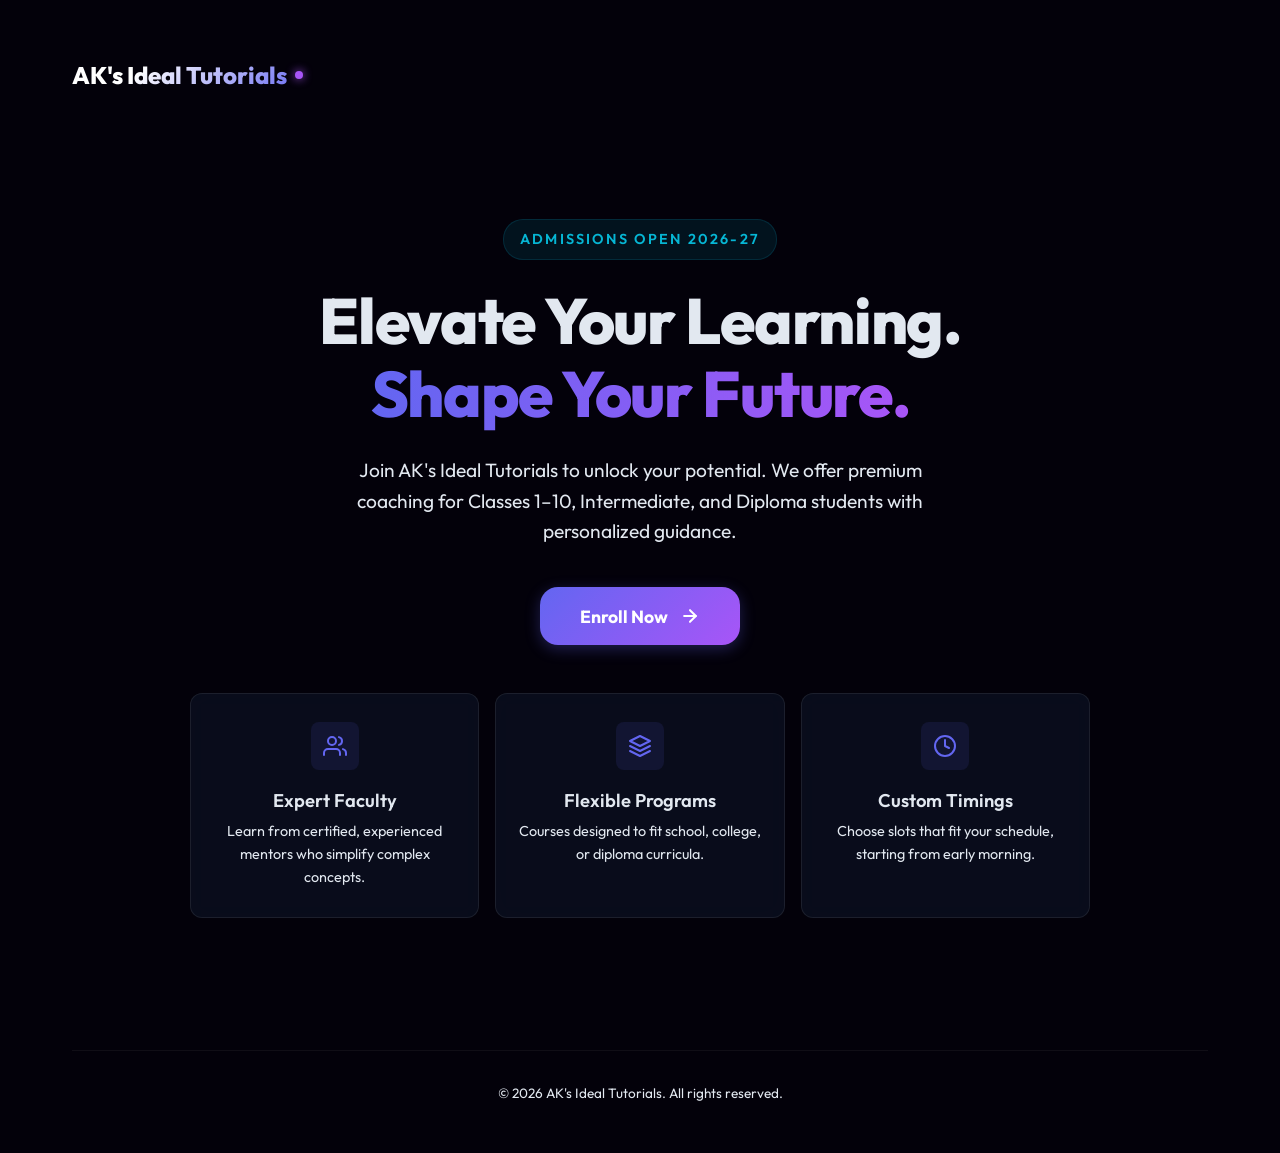
<file: enroll.html>
<!DOCTYPE html>
<html lang="en">
<head>
  <meta charset="UTF-8">
  <meta name="viewport" content="width=device-width, initial-scale=1.0">
  <meta name="description" content="Enroll now in AK's Ideal Tutorials. A modern, mobile-first admission system for Class 1 to 10, Intermediate, and Diploma courses. Get admission now!">
  <meta name="theme-color" content="#090d16">
  <title>Enroll Now - AK's Ideal Tutorials</title>
  
  <!-- CSS Stylesheet -->
  <link rel="stylesheet" href="style.css">
   <link rel="stylesheet" href="enroll.css">
  
  <!-- SEO & Favicon placeholder -->
  <link rel="icon" type="image/svg+xml" href="data:image/svg+xml,<svg xmlns=%22http://www.w3.org/2000/svg%22 viewBox=%220 0 100 100%22><text y=%22.9em%22 font-size=%2290%22>🎓</text></svg>">
</head>
<body>

  <!-- Background Glowing Orbs for Aesthetics -->
 
  <div class="container">
    <!-- Header -->
    <header>
  <a href="#" class="logo">
    AK's Ideal Tutorials<span class="logo-dot"></span>
  </a>
</header>

    <!-- Main Hero Content -->
    <main class="hero">
      <div class="hero-tagline">Admissions Open 2026-27</div>
      <h1 class="hero-title">Elevate Your Learning.<br><span>Shape Your Future.</span></h1>
      <p class="hero-subtitle">
        Join AK's Ideal Tutorials to unlock your potential. We offer premium coaching for Classes 1–10, Intermediate, and Diploma students with personalized guidance.
      </p>
      
      <!-- Primary Trigger Button -->
      <button type="button" class="btn-enroll" id="btnEnrollTrigger" aria-haspopup="dialog" aria-controls="enrollModal" aria-expanded="false">
        <span>Enroll Now</span>
        <svg width="20" height="20" viewBox="0 0 24 24" fill="none" stroke="currentColor" stroke-width="2.5" stroke-linecap="round" stroke-linejoin="round" aria-hidden="true">
          <line x1="5" y1="12" x2="19" y2="12"></line>
          <polyline points="12 5 19 12 12 19"></polyline>
        </svg>
      </button>

      <!-- Key Features Display -->
      <section class="features" aria-label="Why Choose Us">
        <div class="feature-card">
          <div class="feature-icon-wrapper">
            <svg width="24" height="24" viewBox="0 0 24 24" fill="none" stroke="currentColor" stroke-width="2" stroke-linecap="round" stroke-linejoin="round">
              <path d="M17 21v-2a4 4 0 0 0-4-4H5a4 4 0 0 0-4 4v2"></path>
              <circle cx="9" cy="7" r="4"></circle>
              <path d="M23 21v-2a4 4 0 0 0-3-3.87"></path>
              <path d="M16 3.13a4 4 0 0 1 0 7.75"></path>
            </svg>
          </div>
          <div class="feature-details">
            <h3>Expert Faculty</h3>
            <p>Learn from certified, experienced mentors who simplify complex concepts.</p>
          </div>
        </div>

        <div class="feature-card">
          <div class="feature-icon-wrapper">
            <svg width="24" height="24" viewBox="0 0 24 24" fill="none" stroke="currentColor" stroke-width="2" stroke-linecap="round" stroke-linejoin="round">
              <path d="M12 2L2 7l10 5 10-5-10-5z"></path>
              <path d="M2 17l10 5 10-5"></path>
              <path d="M2 12l10 5 10-5"></path>
            </svg>
          </div>
          <div class="feature-details">
            <h3>Flexible Programs</h3>
            <p>Courses designed to fit school, college, or diploma curricula.</p>
          </div>
        </div>

        <div class="feature-card">
          <div class="feature-icon-wrapper">
            <svg width="24" height="24" viewBox="0 0 24 24" fill="none" stroke="currentColor" stroke-width="2" stroke-linecap="round" stroke-linejoin="round">
              <circle cx="12" cy="12" r="10"></circle>
              <polyline points="12 6 12 12 16 14"></polyline>
            </svg>
          </div>
          <div class="feature-details">
            <h3>Custom Timings</h3>
            <p>Choose slots that fit your schedule, starting from early morning.</p>
          </div>
        </div>
      </section>
    </main>

    <!-- Footer -->
    <footer>
      <p>&copy; 2026 AK's Ideal Tutorials. All rights reserved.</p>
    </footer>
  </div>

  <!-- =========================================
       MODAL GLASSMORPHISM POPUP DIALOG
       ========================================= -->
  <div class="modal-overlay" id="modalOverlay" role="presentation">
    <div class="modal-container" id="enrollModal" role="dialog" aria-modal="true" aria-labelledby="modalHeading" aria-describedby="modalDesc" tabindex="-1">
      
      <!-- Modal Header -->
      <div class="modal-header">
        <div class="modal-title">
          <h2 id="modalHeading">Admission Enquiry</h2>
          <p id="modalDesc">Fill out this quick form to start your learning journey.</p>
        </div>
        <button type="button" class="btn-close" id="btnCloseModal" aria-label="Close modal">
          <svg width="18" height="18" viewBox="0 0 24 24" fill="none" stroke="currentColor" stroke-width="2" stroke-linecap="round" stroke-linejoin="round" aria-hidden="true">
            <line x1="18" y1="6" x2="6" y2="18"></line>
            <line x1="6" y1="6" x2="18" y2="18"></line>
          </svg>
        </button>
      </div>

      <!-- Success & Loading Overlay Inside the Modal -->
      <div class="status-overlay" id="statusOverlay" aria-live="assertive">
        <div class="spinner-container">
          <div class="spinner" id="statusSpinner"></div>
          <div class="success-checkmark" id="statusCheckmark">
            <svg viewBox="0 0 52 52">
              <circle class="checkmark-circle" cx="26" cy="26" r="25" fill="none"/>
              <path class="checkmark-check" fill="none" d="M14.1 27.2l7.1 7.2 16.7-16.8"/>
            </svg>
          </div>
        </div>
        <div class="status-title" id="statusTitle">Validating Details...</div>
        <div class="status-subtitle" id="statusSubtitle">Please wait while we prepare your request.</div>
      </div>

      <!-- Modal Form -->
      <form class="modal-form" id="enrollmentForm" novalidate>
        
        <!-- Field 1: Student Name -->
        <div class="form-group" id="groupName">
          <label class="form-label" for="studentName">Student Name <span>*</span></label>
          <div class="input-wrapper">
            <div class="input-icon">
              <svg width="18" height="18" viewBox="0 0 24 24" fill="none" stroke="currentColor" stroke-width="2" stroke-linecap="round" stroke-linejoin="round" aria-hidden="true">
                <path d="M20 21v-2a4 4 0 0 0-4-4H8a4 4 0 0 0-4 4v2"></path>
                <circle cx="12" cy="7" r="4"></circle>
              </svg>
            </div>
            <input type="text" class="form-input" id="studentName" placeholder="Enter student's full name" required autocomplete="name">
          </div>
          <div class="error-message" id="errorName" role="alert">
            <svg width="12" height="12" viewBox="0 0 24 24" fill="none" stroke="currentColor" stroke-width="2" stroke-linecap="round" stroke-linejoin="round" aria-hidden="true">
              <circle cx="12" cy="12" r="10"></circle>
              <line x1="12" y1="8" x2="12" y2="12"></line>
              <line x1="12" y1="16" x2="12.01" y2="16"></line>
            </svg>
            <span>Please enter student name.</span>
          </div>
        </div>

        <!-- Field 2: Age -->
        <div class="form-group" id="groupAge">
          <label class="form-label" for="studentAge">Age <span>*</span></label>
          <div class="input-wrapper">
            <div class="input-icon">
              <svg width="18" height="18" viewBox="0 0 24 24" fill="none" stroke="currentColor" stroke-width="2" stroke-linecap="round" stroke-linejoin="round" aria-hidden="true">
                <rect x="3" y="4" width="18" height="18" rx="2" ry="2"></rect>
                <line x1="16" y1="2" x2="16" y2="6"></line>
                <line x1="8" y1="2" x2="8" y2="6"></line>
                <line x1="3" y1="10" x2="21" y2="10"></line>
              </svg>
            </div>
            <input type="number" class="form-input" id="studentAge" placeholder="Enter age (e.g. 15)" required min="4" max="100">
          </div>
          <div class="error-message" id="errorAge" role="alert">
            <svg width="12" height="12" viewBox="0 0 24 24" fill="none" stroke="currentColor" stroke-width="2" stroke-linecap="round" stroke-linejoin="round" aria-hidden="true">
              <circle cx="12" cy="12" r="10"></circle>
              <line x1="12" y1="8" x2="12" y2="12"></line>
              <line x1="12" y1="16" x2="12.01" y2="16"></line>
            </svg>
            <span>Please enter a valid age between 4 and 100.</span>
          </div>
        </div>

        <!-- Field 3: Class (Dropdown) -->
        <div class="form-group" id="groupClass">
          <label class="form-label" for="studentClass">Class <span>*</span></label>
          <div class="input-wrapper">
            <div class="input-icon">
              <svg width="18" height="18" viewBox="0 0 24 24" fill="none" stroke="currentColor" stroke-width="2" stroke-linecap="round" stroke-linejoin="round" aria-hidden="true">
                <path d="M4 19.5A2.5 2.5 0 0 1 6.5 17H20"></path>
                <path d="M6.5 2H20v20H6.5A2.5 2.5 0 0 1 4 19.5v-15A2.5 2.5 0 0 1 6.5 2z"></path>
              </svg>
            </div>
            <select class="form-input" id="studentClass" required>
              <option value="" disabled selected hidden>Select Class / Course</option>
              <option value="Class 1">Class 1</option>
              <option value="Class 2">Class 2</option>
              <option value="Class 3">Class 3</option>
              <option value="Class 4">Class 4</option>
              <option value="Class 5">Class 5</option>
              <option value="Class 6">Class 6</option>
              <option value="Class 7">Class 7</option>
              <option value="Class 8">Class 8</option>
              <option value="Class 9">Class 9</option>
              <option value="Class 10">Class 10</option>
              <option value="Inter 1st Year">Inter 1st Year</option>
              <option value="Inter 2nd Year">Inter 2nd Year</option>
              <option value="Diploma">Diploma</option>
            </select>
            <div class="select-arrow">
              <svg width="16" height="16" viewBox="0 0 24 24" fill="none" stroke="currentColor" stroke-width="2" stroke-linecap="round" stroke-linejoin="round" aria-hidden="true">
                <polyline points="6 9 12 15 18 9"></polyline>
              </svg>
            </div>
          </div>
          <div class="error-message" id="errorClass" role="alert">
            <svg width="12" height="12" viewBox="0 0 24 24" fill="none" stroke="currentColor" stroke-width="2" stroke-linecap="round" stroke-linejoin="round" aria-hidden="true">
              <circle cx="12" cy="12" r="10"></circle>
              <line x1="12" y1="8" x2="12" y2="12"></line>
              <line x1="12" y1="16" x2="12.01" y2="16"></line>
            </svg>
            <span>Please select a class.</span>
          </div>
        </div>

        <!-- Field 4: Mobile Number -->
        <div class="form-group" id="groupMobile">
          <label class="form-label" for="studentMobile">Mobile Number <span>*</span></label>
          <div class="input-wrapper">
            <div class="input-icon">
              <svg width="18" height="18" viewBox="0 0 24 24" fill="none" stroke="currentColor" stroke-width="2" stroke-linecap="round" stroke-linejoin="round" aria-hidden="true">
                <path d="M22 16.92v3a2 2 0 0 1-2.18 2 19.79 19.79 0 0 1-8.63-3.07 19.5 19.5 0 0 1-6-6 19.79 19.79 0 0 1-3.07-8.67A2 2 0 0 1 4.11 2h3a2 2 0 0 1 2 1.72 12.84 12.84 0 0 0 .7 2.81 2 2 0 0 1-.45 2.11L8.09 9.91a16 16 0 0 0 6 6l1.27-1.27a2 2 0 0 1 2.11-.45 12.84 12.84 0 0 0 2.81.7A2 2 0 0 1 22 16.92z"></path>
              </svg>
            </div>
            <input type="tel" class="form-input" id="studentMobile" placeholder="10-digit mobile number" required pattern="[0-9]{10}">
          </div>
          <div class="error-message" id="errorMobile" role="alert">
            <svg width="12" height="12" viewBox="0 0 24 24" fill="none" stroke="currentColor" stroke-width="2" stroke-linecap="round" stroke-linejoin="round" aria-hidden="true">
              <circle cx="12" cy="12" r="10"></circle>
              <line x1="12" y1="8" x2="12" y2="12"></line>
              <line x1="12" y1="16" x2="12.01" y2="16"></line>
            </svg>
            <span>Please enter a valid 10-digit mobile number.</span>
          </div>
        </div>

        <!-- Field 5: Preferred Timing (Dropdown) -->
        <div class="form-group" id="groupTiming">
          <label class="form-label" for="preferredTiming">Preferred Timing <span>*</span></label>
          <div class="input-wrapper">
            <div class="input-icon">
              <svg width="18" height="18" viewBox="0 0 24 24" fill="none" stroke="currentColor" stroke-width="2" stroke-linecap="round" stroke-linejoin="round" aria-hidden="true">
                <circle cx="12" cy="12" r="10"></circle>
                <polyline points="12 6 12 12 16 14"></polyline>
              </svg>
            </div>
            <select class="form-input" id="preferredTiming" required>
              <option value="" disabled selected hidden>Select timing slot</option>
              <option value="6:00 AM">6:00 AM</option>
              <option value="7:00 AM">7:00 AM</option>
              <option value="8:00 AM">8:00 AM</option>
              <option value="9:00 AM">9:00 AM</option>
            </select>
            <div class="select-arrow">
              <svg width="16" height="16" viewBox="0 0 24 24" fill="none" stroke="currentColor" stroke-width="2" stroke-linecap="round" stroke-linejoin="round" aria-hidden="true">
                <polyline points="6 9 12 15 18 9"></polyline>
              </svg>
            </div>
          </div>
          <div class="error-message" id="errorTiming" role="alert">
            <svg width="12" height="12" viewBox="0 0 24 24" fill="none" stroke="currentColor" stroke-width="2" stroke-linecap="round" stroke-linejoin="round" aria-hidden="true">
              <circle cx="12" cy="12" r="10"></circle>
              <line x1="12" y1="8" x2="12" y2="12"></line>
              <line x1="12" y1="16" x2="12.01" y2="16"></line>
            </svg>
            <span>Please select your preferred timing.</span>
          </div>
        </div>

        <!-- Field 6: Additional Comments (Textarea) -->
        <div class="form-group" id="groupComments">
          <label class="form-label" for="additionalComments">Additional Comments / Message</label>
          <div class="input-wrapper">
            <div class="input-icon" style="align-self: flex-start; margin-top: 0.9rem;">
              <svg width="18" height="18" viewBox="0 0 24 24" fill="none" stroke="currentColor" stroke-width="2" stroke-linecap="round" stroke-linejoin="round" aria-hidden="true">
                <path d="M21 15a2 2 0 0 1-2 2H7l-4 4V5a2 2 0 0 1 2-2h14a2 2 0 0 1 2 2z"></path>
              </svg>
            </div>
            <textarea class="form-input form-textarea" id="additionalComments" placeholder="Enter comments or custom query (optional)"></textarea>
          </div>
        </div>

        <!-- Submit Button -->
        <button type="submit" class="btn-submit" id="btnSubmitAdmission">
                    <span>Send Admission Request</span>
          <svg width="18" height="18" viewBox="0 0 24 24" fill="none" stroke="currentColor" stroke-width="2.5" stroke-linecap="round" stroke-linejoin="round" aria-hidden="true">
            <line x1="22" y1="2" x2="11" y2="13"></line>
            <polygon points="22 2 15 22 11 13 2 9 22 2"></polygon>
          </svg>
        </button>

      </form>
    </div>
  </div>

  <!-- JavaScript Logic -->
    <script src="script.js"></script>
    <script src="enroll.js"></script>
</body>
</html>
</file>
<file: style.css>
/* ═══════════════════════════════════════════════════
   AK's IDEAL TUTORIAL — PREMIUM CSS
   ═══════════════════════════════════════════════════ */

/* --- CSS Variables / Design Tokens --- */

html,
body {
    margin: 0;
    padding: 0;
    width: 100%;
    max-width: 100%;
    overflow-x: hidden !important;
}



:root {
  --clr-bg: #03010a;
  --clr-bg-2: #070414;
  --clr-surface: rgba(255,255,255,0.04);
  --clr-surface-2: rgba(255,255,255,0.07);
  --clr-border: rgba(255,255,255,0.08);
  --clr-border-glow: rgba(139,92,246,0.4);

  --clr-primary: #8b5cf6;
  --clr-primary-dark: #6d28d9;
  --clr-secondary: #06b6d4;
  --clr-accent: #f59e0b;
  --clr-gold: #fbbf24;
  --clr-neon: #a78bfa;

  --grad-primary: linear-gradient(135deg, #8b5cf6, #06b6d4);
  --grad-gold: linear-gradient(135deg, #fbbf24, #f97316);
  --grad-aurora: linear-gradient(135deg, #8b5cf6 0%, #06b6d4 40%, #10b981 70%, #a78bfa 100%);
  --grad-text: linear-gradient(90deg, #a78bfa, #38bdf8, #34d399);

  --font-main: 'Outfit', sans-serif;
  --font-secondary: 'Inter', sans-serif;
  --font-display: 'Playfair Display', serif;

  --radius-sm: 8px;
  --radius-md: 16px;
  --radius-lg: 24px;
  --radius-xl: 32px;

  --shadow-glow: 0 0 40px rgba(139,92,246,0.3);
  --shadow-glow-cyan: 0 0 40px rgba(6,182,212,0.3);
  --shadow-card: 0 8px 32px rgba(0,0,0,0.4);

  --transition: all 0.4s cubic-bezier(0.23, 1, 0.32, 1);
  --transition-fast: all 0.2s ease;
}

/* --- Reset & Base --- */
*, *::before, *::after { box-sizing: border-box; margin: 0; padding: 0; }

html {
  scroll-behavior: smooth;
  font-size: 16px;
}

body {
  background: var(--clr-bg);
  color: #e2e8f0;
  font-family: var(--font-main);
  overflow-x: hidden;
  cursor: none;
  -webkit-font-smoothing: antialiased;
  -moz-osx-font-smoothing: grayscale;
}

body.loading { overflow: hidden; }

::selection {
  background: rgba(139,92,246,0.4);
  color: #fff;
}

img { display: block; width: 100%; height: 100%; object-fit: cover; }
a { text-decoration: none; color: inherit; }
ul { list-style: none; }
button { cursor: pointer; border: none; background: none; font-family: inherit; }

/* --- Scrollbar --- */
::-webkit-scrollbar { width: 6px; }
::-webkit-scrollbar-track { background: var(--clr-bg); }
::-webkit-scrollbar-thumb { background: var(--clr-primary); border-radius: 3px; }

/* ═══════════════════════════════
   CUSTOM CURSOR
═══════════════════════════════ */
.cursor-dot {
  position: fixed;
  top: 0; left: 0;
  width: 8px; height: 8px;
  background: var(--clr-neon);
  border-radius: 50%;
  pointer-events: none;
  z-index: 99999;
  transform: translate(-50%, -50%);
  transition: transform 0.1s ease, background 0.3s;
  box-shadow: 0 0 12px var(--clr-neon), 0 0 24px rgba(167,139,250,0.5);
}

.cursor-ring {
  position: fixed;
  top: 0; left: 0;
  width: 40px; height: 40px;
  border: 2px solid rgba(167,139,250,0.5);
  border-radius: 50%;
  pointer-events: none;
  z-index: 99999;
  transform: translate(-50%, -50%);
  transition: transform 0.15s ease, width 0.3s, height 0.3s, border-color 0.3s;
}

.cursor-ring.hovering {
  width: 60px; height: 60px;
  border-color: var(--clr-neon);
  background: rgba(167,139,250,0.1);
}

/* ═══════════════════════════════
   LOADING SCREEN
═══════════════════════════════ */
.loader {
  position: fixed;
  inset: 0;
  z-index: 100000;
  display: flex;
  align-items: center;
  justify-content: center;
  background: #03010a;
  overflow: hidden;
  transition: opacity 0.8s ease, visibility 0.8s ease;
}

.loader.hidden {
  opacity: 0;
  visibility: hidden;
  pointer-events: none;
}

#loader-canvas {
  position: absolute;
  inset: 0;
  width: 100%; height: 100%;
}

.loader-content {
  position: relative;
  z-index: 1;
  display: flex;
  flex-direction: column;
  align-items: center;
  gap: 16px;
  text-align: center;
}

.loader-logo {
  font-size: clamp(2.5rem, 6vw, 4rem);
  font-weight: 900;
  line-height: 1;
  animation: loaderLogoReveal 1s cubic-bezier(0.23, 1, 0.32, 1) forwards;
  opacity: 0;
  transform: translateY(30px);
}

@keyframes loaderLogoReveal {
  to { opacity: 1; transform: translateY(0); }
}

.loader-ak {
  background: var(--grad-primary);
  -webkit-background-clip: text;
  -webkit-text-fill-color: transparent;
  background-clip: text;
  filter: drop-shadow(0 0 20px rgba(139,92,246,0.8));
}

.loader-rest { color: #e2e8f0; }

.loader-title {
  font-size: clamp(1rem, 2.5vw, 1.5rem);
  color: rgba(226,232,240,0.7);
  font-weight: 300;
  letter-spacing: 0.2em;
  text-transform: uppercase;
  animation: fadeInUp 1s 0.3s ease forwards;
  opacity: 0;
  transform: translateY(20px);
}

@keyframes fadeInUp {
  to { opacity: 1; transform: translateY(0); }
}

.loader-ring {
  position: relative;
  width: 120px; height: 120px;
  animation: fadeInUp 1s 0.5s ease forwards;
  opacity: 0;
  transform: translateY(20px);
}

.loader-ring svg {
  width: 100%; height: 100%;
  transform: rotate(-90deg);
}

.loader-track {
  fill: none;
  stroke: rgba(255,255,255,0.08);
  stroke-width: 4;
}

.loader-progress {
  fill: none;
  stroke: url(#loaderGrad);
  stroke-width: 4;
  stroke-linecap: round;
  stroke-dasharray: 339.292;
  stroke-dashoffset: 339.292;
  transition: stroke-dashoffset 0.1s linear;
  filter: drop-shadow(0 0 6px rgba(139,92,246,0.8));
}

.loader-percent {
  position: absolute;
  inset: 0;
  display: flex;
  align-items: center;
  justify-content: center;
  font-size: 1.2rem;
  font-weight: 700;
  color: var(--clr-neon);
}

.loader-tagline {
  font-size: 0.9rem;
  color: rgba(226,232,240,0.5);
  letter-spacing: 0.1em;
  animation: fadeInUp 1s 0.7s ease forwards;
  opacity: 0;
  transform: translateY(20px);
}

.loader-percent-wrapper{
    display:flex;
    justify-content:center;
    align-items:center;
}

#loader-percent{
    color:white;
    font-size:32px;
    font-weight:700;
}

.loader-bar-wrap{
    width:300px;
    height:8px;
    background:rgba(255,255,255,.1);
    border-radius:999px;
    overflow:hidden;
}

#loader-bar{
    width:0%;
    height:100%;
    background:linear-gradient(
        90deg,
        #8b5cf6,
        #06b6d4,
        #10b981
    );
}

/* ═══════════════════════════════
   NAVBAR
═══════════════════════════════ */
.navbar {
  position: fixed;
  top: 0; left: 0; right: 0;
  z-index: 1000;
  padding: 20px 0;
  transition: var(--transition);
}

.navbar.scrolled {
  padding: 12px 0;
  background: rgba(3,1,10,0.85);
  backdrop-filter: blur(20px);
  -webkit-backdrop-filter: blur(20px);
  border-bottom: 1px solid var(--clr-border);
  box-shadow: 0 4px 32px rgba(0,0,0,0.3);
}

.nav-container {
  max-width: 1280px;
  margin: 0 auto;
  padding: 0 24px;
  display: flex;
  align-items: center;
  justify-content: space-between;
}

.nav-logo {
  font-size: 1.4rem;
  font-weight: 800;
  display: flex;
  align-items: center;
  gap: 2px;
  transition: var(--transition);
}

.nav-logo:hover { filter: drop-shadow(0 0 12px rgba(139,92,246,0.8)); }

.logo-ak {
  background: var(--grad-primary);
  -webkit-background-clip: text;
  -webkit-text-fill-color: transparent;
  background-clip: text;
  font-size: 1.6rem;
}

.logo-rest { color: #e2e8f0; }

.nav-links {
  display: flex;
  align-items: center;
  gap: 8px;
}

.nav-link {
  padding: 8px 16px;
  border-radius: 8px;
  font-size: 0.9rem;
  font-weight: 500;
  color: rgba(226,232,240,0.7);
  position: relative;
  transition: var(--transition);
  letter-spacing: 0.02em;
}

.nav-link::after {
  content: '';
  position: absolute;
  bottom: 0; left: 50%; right: 50%;
  height: 2px;
  background: var(--grad-primary);
  border-radius: 1px;
  transition: var(--transition);
}

.nav-link:hover,
.nav-link.active {
  color: #fff;
  background: rgba(139,92,246,0.1);
}

.nav-link:hover::after,
.nav-link.active::after {
  left: 16%; right: 16%;
}

.hamburger {
  display: none;
  flex-direction: column;
  gap: 5px;
  padding: 8px;
}

.hamburger span {
  display: block;
  width: 24px;
  height: 2px;
  background: #e2e8f0;
  border-radius: 2px;
  transition: var(--transition);
}

.hamburger.active span:nth-child(1) { transform: rotate(45deg) translate(5px, 5px); }
.hamburger.active span:nth-child(2) { opacity: 0; transform: scaleX(0); }
.hamburger.active span:nth-child(3) { transform: rotate(-45deg) translate(5px, -5px); }

/* ═══════════════════════════════
   GLASSMORPHISM UTILITY
═══════════════════════════════ */
.glass-card {
  background: var(--clr-surface);
  border: 1px solid var(--clr-border);
  backdrop-filter: blur(16px);
  -webkit-backdrop-filter: blur(16px);
  border-radius: var(--radius-lg);
  position: relative;
  overflow: hidden;
}

/* ═══════════════════════════════
   HERO SECTION
═══════════════════════════════ */


/* HERO SECTION FIX */
.hero {
    position: relative;
    min-height: 100vh;
    width: 100%;
    max-width: 100vw;
    display: flex;
    align-items: center;
    justify-content: center;
    overflow: hidden;
}

#hero-canvas,

.aurora {
  position: absolute;
  inset: 0;
  z-index: 1;
  background: linear-gradient(
      135deg,
      #020617 0%,
      #0f172a 25%,
      #111827 50%,
      #1e1b4b 75%,
      #312e81 100%
  );
}

.mesh-gradient {
  display: none;
    position: absolute;
    inset: 0;
    width: 100%;
    height: 100%;
    overflow: hidden;
}

/* FIXED MOUSE GLOW */
.mouse-glow {
  display: none;
    position: absolute;
    width: 300px;
    height: 300px;
    max-width: 70vw;
    max-height: 70vw;
    border-radius: 50%;
    background: radial-gradient(
        circle,
        rgba(139,92,246,0.12) 0%,
        transparent 70%
    );
    pointer-events: none;
    transform: translate(-50%, -50%);
    z-index: 2;
    transition: opacity 0.3s;
}

/* MOBILE FIX */
@media (max-width: 768px) {

    .hero {
        width: 100%;
        overflow-x: hidden;
    }

    .mouse-glow {
        width: 220px;
        height: 220px;
    }

    .aurora,
    .mesh-gradient {
        width: 100%;
        overflow: hidden;
    }
}




 /* Orbs */
.orb {
  position: absolute;
  border-radius: 50%;
  filter: blur(60px);
  z-index: 1;
  animation: orbFloat 8s ease-in-out infinite alternate;
}

.orb-1 {
  width: 400px; height: 400px;
  background: rgba(139,92,246,0.18);
  top: -100px; right: -100px;
  animation-delay: 0s;
}

.orb-2 {
  width: 300px; height: 300px;
  background: rgba(6,182,212,0.15);
  bottom: -80px; left: -80px;
  animation-delay: 3s;
}

.orb-3 {
  width: 250px; height: 250px;
  background: rgba(16,185,129,0.12);
  top: 50%; left: 50%;
  animation-delay: 5s;
}

@keyframes orbFloat {
  0% { transform: translate(0, 0) scale(1); }
  100% { transform: translate(30px, -30px) scale(1.1); }
}

.hero-content {
  position: relative;
  z-index: 10;
  text-align: center;
  max-width: 900px;
  padding: 0 24px;
  padding-top: 100px;
}

.hero-badge {
  display: inline-flex;
  align-items: center;
  gap: 8px;
  padding: 8px 20px;
  background: rgba(139,92,246,0.15);
  border: 1px solid rgba(139,92,246,0.3);
  border-radius: 100px;
  font-size: 0.85rem;
  font-weight: 500;
  color: var(--clr-neon);
  margin-bottom: 24px;
  animation: fadeInDown 1s 0.5s ease forwards;
  opacity: 0;
  transform: translateY(-20px);
  letter-spacing: 0.05em;
}

@keyframes fadeInDown {
  to { opacity: 1; transform: translateY(0); }
}

.hero-badge i { color: var(--clr-gold); }

.hero-heading {
  font-size: clamp(2.5rem, 6vw, 5rem);
  font-weight: 900;
  line-height: 1.1;
  margin-bottom: 24px;
  display: flex;
  flex-wrap: wrap;
  justify-content: center;
  gap: 0.2em;
}

.word {
  display: inline-block;
  opacity: 0;
  transform: translateY(40px);
  animation: wordReveal 0.8s cubic-bezier(0.23, 1, 0.32, 1) forwards;
}

.word:nth-child(1) { animation-delay: 0.8s; }
.word:nth-child(2) { animation-delay: 1s; }
.word:nth-child(3) { animation-delay: 1.2s; }

@keyframes wordReveal {
  to { opacity: 1; transform: translateY(0); }
}

.gradient-text {
  background: var(--grad-text);
  -webkit-background-clip: text;
  -webkit-text-fill-color: transparent;
  background-clip: text;
  filter: drop-shadow(0 0 20px rgba(139,92,246,0.5));
}

.hero-typing-wrapper {
  font-size: clamp(1rem, 2.5vw, 1.4rem);
  color: rgba(226,232,240,0.8);
  min-height: 2em;
  margin-bottom: 32px;
  font-weight: 400;
  animation: fadeInUp 1s 1.5s ease forwards;
  opacity: 0;
  transform: translateY(20px);
}

.cursor-blink {
  display: inline-block;
  color: var(--clr-neon);
  animation: blink 0.8s step-end infinite;
  font-weight: 300;
}

@keyframes blink { 0%, 100% { opacity: 1; } 50% { opacity: 0; } }

.hero-specializations {
  display: flex;
  flex-wrap: wrap;
  justify-content: center;
  gap: 10px;
  margin-bottom: 40px;
  animation: fadeInUp 1s 1.8s ease forwards;
  opacity: 0;
  transform: translateY(20px);
}

.spec-tag {
  display: flex;
  align-items: center;
  gap: 6px;
  padding: 8px 16px;
  background: rgba(255,255,255,0.05);
  border: 1px solid rgba(255,255,255,0.1);
  border-radius: 100px;
  font-size: 0.82rem;
  font-weight: 500;
  color: rgba(226,232,240,0.8);
  transition: var(--transition);
}

.spec-tag:hover {
  background: rgba(139,92,246,0.15);
  border-color: rgba(139,92,246,0.4);
  color: #fff;
  transform: translateY(-2px);
}

.spec-tag i { color: var(--clr-primary); font-size: 0.75rem; }

.hero-buttons {
  display: flex;
  flex-wrap: wrap;
  justify-content: center;
  gap: 16px;
  animation: fadeInUp 1s 2.1s ease forwards;
  opacity: 0;
  transform: translateY(20px);
}

/* ═══════════════════════════════
   BUTTONS
═══════════════════════════════ */
.btn {
  display: inline-flex;
  align-items: center;
  justify-content: center;
  gap: 8px;
  padding: 14px 32px;
  border-radius: 100px;
  font-size: 1rem;
  font-weight: 600;
  font-family: var(--font-main);
  position: relative;
  overflow: hidden;
  transition: var(--transition);
  cursor: none;
}

.btn-text {
  position: relative;
  z-index: 1;
  display: flex;
  align-items: center;
  gap: 8px;
}

.btn-primary {
  background: var(--grad-primary);
  color: #fff;
  box-shadow: 0 0 24px rgba(139,92,246,0.4), 0 4px 16px rgba(0,0,0,0.3);
}

.btn-primary:hover {
  transform: translateY(-3px) scale(1.02);
  box-shadow: 0 0 40px rgba(139,92,246,0.6), 0 8px 24px rgba(0,0,0,0.4);
}

.btn-secondary {
  background: rgba(255,255,255,0.06);
  color: #fff;
  border: 1px solid rgba(255,255,255,0.15);
  backdrop-filter: blur(10px);
}

.btn-secondary:hover {
  background: rgba(139,92,246,0.15);
  border-color: rgba(139,92,246,0.5);
  transform: translateY(-3px);
  box-shadow: 0 0 24px rgba(139,92,246,0.3);
}

.btn-outline {
  background: transparent;
  color: var(--clr-neon);
  border: 1px solid rgba(139,92,246,0.5);
  padding: 12px 28px;
}

.btn-outline:hover {
  background: rgba(139,92,246,0.1);
  border-color: var(--clr-primary);
  box-shadow: 0 0 20px rgba(139,92,246,0.3);
}

.btn-ripple {
  position: absolute;
  inset: 0;
  border-radius: inherit;
  pointer-events: none;
}

.scroll-indicator {
  margin-top: 48px;
  display: flex;
  flex-direction: column;
  align-items: center;
  gap: 8px;
  color: rgba(226,232,240,0.4);
  font-size: 0.8rem;
  letter-spacing: 0.1em;
  animation: fadeInUp 1s 2.5s ease forwards, scrollPulse 2s 3.5s ease-in-out infinite;
  opacity: 0;
  transform: translateY(20px);
}

@keyframes scrollPulse {
  0%, 100% { transform: translateY(0); }
  50% { transform: translateY(8px); }
}

.scroll-arrow {
  width: 36px; height: 36px;
  border: 1px solid rgba(139,92,246,0.3);
  border-radius: 50%;
  display: flex;
  align-items: center;
  justify-content: center;
  color: var(--clr-primary);
  animation: arrowBounce 1.5s ease-in-out infinite;
}

@keyframes arrowBounce {
  0%, 100% { transform: translateY(0); }
  50% { transform: translateY(6px); }
}

/* ═══════════════════════════════
   SECTIONS COMMON
═══════════════════════════════ */
.section { padding: 100px 0; position: relative; }

.container {
  max-width: 1280px;
  margin: 0 auto;
  padding: 0 24px;
}

.section-header {
  text-align: center;
  margin-bottom: 64px;
}

.section-label {
  font-size: 0.8rem;
  font-weight: 600;
  letter-spacing: 0.25em;
  text-transform: uppercase;
  color: var(--clr-primary);
  margin-bottom: 12px;
  display: flex;
  align-items: center;
  justify-content: center;
  gap: 10px;
}

.section-label::before,
.section-label::after {
  content: '';
  height: 1px;
  width: 40px;
  background: var(--grad-primary);
}

.section-title {
  font-size: clamp(2rem, 4vw, 3rem);
  font-weight: 800;
  color: #f1f5f9;
  line-height: 1.15;
  margin-bottom: 20px;
}

.section-divider {
  width: 60px;
  height: 3px;
  background: var(--grad-primary);
  border-radius: 2px;
  margin: 0 auto;
}

.section-bg-glow {
  position: absolute;
  top: 20%;
  left: 50%;
  transform: translateX(-50%);
  width: 600px; height: 400px;
  background: radial-gradient(ellipse, rgba(139,92,246,0.06) 0%, transparent 70%);
  pointer-events: none;
  z-index: 0;
}

.results-glow {
  background: radial-gradient(ellipse, rgba(251,191,36,0.06) 0%, transparent 70%);
}

/* ═══════════════════════════════
   ABOUT SECTION
═══════════════════════════════ */
.about { background: linear-gradient(180deg, var(--clr-bg) 0%, var(--clr-bg-2) 100%); }

.about-grid {
  display: grid;
  grid-template-columns: 1fr 1.5fr;
  gap: 48px;
  align-items: center;
}

.about-image-card {
  padding: 40px 24px;
  display: flex;
  flex-direction: column;
  align-items: center;
  gap: 32px;
  border-radius: var(--radius-xl);
  background: var(--clr-surface);
  border: 1px solid var(--clr-border);
  box-shadow: var(--shadow-card);
  animation: floatCard 6s ease-in-out infinite;
}

@keyframes floatCard {
  0%, 100% { transform: translateY(0); }
  50% { transform: translateY(-12px); }
}

.about-avatar {
  position: relative;
  width: 160px; height: 160px;
}

.avatar-initials {
  width: 100%; height: 100%;
  border-radius: 50%;
  background: var(--grad-primary);
  display: flex;
  align-items: center;
  justify-content: center;
  font-size: 3.5rem;
  font-weight: 900;
  color: #fff;
  position: relative;
  z-index: 1;
  box-shadow: 0 0 40px rgba(139,92,246,0.5);
}

.avatar-ring {
  position: absolute;
  inset: -8px;
  border-radius: 50%;
  border: 2px solid transparent;
  background: linear-gradient(var(--clr-bg-2), var(--clr-bg-2)) padding-box,
              var(--grad-primary) border-box;
  animation: ringRotate 4s linear infinite;
}

@keyframes ringRotate { to { transform: rotate(360deg); } }

.avatar-shine {
  position: absolute;
  inset: 0;
  border-radius: 50%;
  background: linear-gradient(135deg, rgba(255,255,255,0.2) 0%, transparent 60%);
  animation: shineSweep 3s ease-in-out infinite;
}

@keyframes shineSweep {
  0% { transform: rotate(0deg); }
  100% { transform: rotate(360deg); }
}

.about-stats-row {
  display: flex;
  gap: 24px;
  width: 100%;
  justify-content: center;
}

.about-stat {
  display: flex;
  flex-direction: column;
  align-items: center;
  gap: 4px;
}

.stat-number {
  font-size: 2rem;
  font-weight: 800;
  background: var(--grad-text);
  -webkit-background-clip: text;
  -webkit-text-fill-color: transparent;
  background-clip: text;
  line-height: 1;
}

.about-stat > span:nth-child(2) {
  font-size: 1.5rem;
  font-weight: 800;
  color: var(--clr-neon);
  line-height: 1;
  margin-top: -4px;
}

.stat-label {
  font-size: 0.7rem;
  color: rgba(226,232,240,0.5);
  text-transform: uppercase;
  letter-spacing: 0.1em;
}

.about-info-card {
  padding: 40px;
}

.teacher-name {
  font-size: 2.2rem;
  font-weight: 800;
  color: #f1f5f9;
  margin-bottom: 16px;
  background: var(--grad-text);
  -webkit-background-clip: text;
  -webkit-text-fill-color: transparent;
  background-clip: text;
}

.teacher-qual {
  display: flex;
  gap: 12px;
  margin-bottom: 24px;
  flex-wrap: wrap;
}

.qual-badge {
  display: flex;
  align-items: center;
  gap: 6px;
  padding: 6px 16px;
  background: rgba(139,92,246,0.15);
  border: 1px solid rgba(139,92,246,0.3);
  border-radius: 100px;
  font-size: 0.85rem;
  font-weight: 600;
  color: var(--clr-neon);
}

.teacher-desc {
  color: rgba(226,232,240,0.75);
  line-height: 1.8;
  margin-bottom: 28px;
  font-size: 1.02rem;
}

.about-features {
  display: grid;
  grid-template-columns: 1fr 1fr;
  gap: 10px;
  margin-bottom: 32px;
}

.about-feature {
  display: flex;
  align-items: center;
  gap: 8px;
  font-size: 0.9rem;
  color: rgba(226,232,240,0.8);
}

.about-feature i { color: #10b981; font-size: 0.9rem; }

/* ═══════════════════════════════
   COURSES SECTION
═══════════════════════════════ */
.courses { background: var(--clr-bg); }

.courses-grid {
  display: grid;
  grid-template-columns: repeat(3, 1fr);
  gap: 28px;
}

.course-card {
  padding: 36px 28px;
  text-align: center;
  transition: var(--transition);
  position: relative;
}

.course-card:hover {
  transform: translateY(-8px);
  border-color: rgba(139,92,246,0.4);
  box-shadow: 0 20px 60px rgba(139,92,246,0.2);
}

.course-icon-wrap {
  position: relative;
  display: inline-flex;
  margin-bottom: 20px;
}

.course-icon {
  width: 72px; height: 72px;
  border-radius: 20px;
  background: rgba(139,92,246,0.15);
  border: 1px solid rgba(139,92,246,0.3);
  display: flex;
  align-items: center;
  justify-content: center;
  font-size: 1.8rem;
  color: var(--clr-primary);
  position: relative;
  z-index: 1;
  transition: var(--transition);
}

.course-card:hover .course-icon {
  background: rgba(139,92,246,0.25);
  box-shadow: 0 0 24px rgba(139,92,246,0.4);
  transform: scale(1.1);
}

.course-icon-glow {
  position: absolute;
  inset: -10px;
  border-radius: 30px;
  background: radial-gradient(circle, rgba(139,92,246,0.2) 0%, transparent 70%);
  opacity: 0;
  transition: var(--transition);
}

.course-card:hover .course-icon-glow { opacity: 1; }

.course-badge {
  display: inline-block;
  padding: 4px 12px;
  background: rgba(139,92,246,0.1);
  border: 1px solid rgba(139,92,246,0.25);
  border-radius: 100px;
  font-size: 0.68rem;
  font-weight: 700;
  letter-spacing: 0.15em;
  color: var(--clr-neon);
  margin-bottom: 12px;
}

.popular-badge {
  background: rgba(251,191,36,0.15) !important;
  border-color: rgba(251,191,36,0.4) !important;
  color: var(--clr-gold) !important;
}

.course-title {
  font-size: 1.5rem;
  font-weight: 700;
  color: #f1f5f9;
  margin-bottom: 20px;
}

.course-subjects {
  text-align: left;
  margin-bottom: 28px;
  display: flex;
  flex-direction: column;
  gap: 10px;
}

.course-subjects li {
  display: flex;
  align-items: center;
  gap: 10px;
  color: rgba(226,232,240,0.75);
  font-size: 0.95rem;
  padding: 6px 0;
  border-bottom: 1px solid rgba(255,255,255,0.05);
}

.course-subjects li:last-child { border: none; }

.course-subjects li i {
  color: var(--clr-primary);
  width: 16px;
  font-size: 0.8rem;
}

.course-btn {
  display: inline-flex;
  align-items: center;
  gap: 8px;
  padding: 10px 24px;
  background: var(--grad-primary);
  color: #fff;
  border-radius: 100px;
  font-size: 0.9rem;
  font-weight: 600;
  transition: var(--transition);
}

.course-btn:hover {
  transform: scale(1.05);
  box-shadow: 0 0 20px rgba(139,92,246,0.5);
}

.featured-card {
  border-color: rgba(251,191,36,0.3);
  background: rgba(251,191,36,0.03);
}

.featured-badge-glow {
  position: absolute;
  top: -2px; left: 50%; transform: translateX(-50%);
  width: 80%;
  height: 2px;
  background: var(--grad-gold);
  border-radius: 1px;
  filter: blur(4px);
}

.card-shine {
  position: absolute;
  top: 0; left: -100%;
  width: 50%; height: 100%;
  background: linear-gradient(90deg, transparent, rgba(255,255,255,0.04), transparent);
  skewX: -20deg;
  transition: 0.6s ease;
  pointer-events: none;
}

.course-card:hover .card-shine { left: 200%; }

/* ═══════════════════════════════
   RESULTS SECTION
═══════════════════════════════ */
.results { background: var(--clr-bg-2); }

.results-tabs {
  display: flex;
  justify-content: center;
  gap: 16px;
  margin-bottom: 48px;
}

.tab-btn {
  display: flex;
  align-items: center;
  gap: 8px;
  padding: 12px 28px;
  background: rgba(255,255,255,0.04);
  border: 1px solid rgba(255,255,255,0.1);
  border-radius: 100px;
  color: rgba(226,232,240,0.6);
  font-size: 0.95rem;
  font-weight: 600;
  font-family: var(--font-main);
  transition: var(--transition);
  cursor: pointer;
}

.tab-btn:hover,
.tab-btn.active {
  background: var(--grad-primary);
  border-color: transparent;
  color: #fff;
  box-shadow: 0 0 20px rgba(139,92,246,0.4);
}

.tab-content { display: none; }
.tab-content.active { display: block; }

.results-grid {
  display: grid;
  grid-template-columns: repeat(auto-fill, minmax(200px, 1fr));
  gap: 24px;
}

/* Flip Card */
.flip-card {
  perspective: 1000px;
  height: 280px;
  cursor: pointer;
}

.flip-front,
.flip-back {
  position: absolute;
  inset: 0;
  backface-visibility: hidden;
  -webkit-backface-visibility: hidden;
  border-radius: var(--radius-lg);
  padding: 24px 16px;
  display: flex;
  flex-direction: column;
  align-items: center;
  justify-content: center;
  gap: 8px;
  text-align: center;
  transition: transform 0.6s cubic-bezier(0.23, 1, 0.32, 1);
}

.flip-back {
  transform: rotateY(180deg);
  background: linear-gradient(135deg, rgba(139,92,246,0.15), rgba(6,182,212,0.1));
  border-color: rgba(139,92,246,0.3);
}

.flip-card:hover .flip-front { transform: rotateY(180deg); }
.flip-card:hover .flip-back { transform: rotateY(0deg); }

.rank-badge {
  display: inline-flex;
  align-items: center;
  gap: 4px;
  padding: 4px 12px;
  border-radius: 100px;
  font-size: 0.8rem;
  font-weight: 700;
  margin-bottom: 4px;
}

.rank-1 { background: linear-gradient(135deg, rgba(251,191,36,0.3), rgba(249,115,22,0.2)); color: var(--clr-gold); border: 1px solid rgba(251,191,36,0.4); }
.rank-2 { background: rgba(203,213,225,0.15); color: #cbd5e1; border: 1px solid rgba(203,213,225,0.3); }
.rank-3 { background: rgba(180,83,9,0.2); color: #d97706; border: 1px solid rgba(180,83,9,0.4); }
.rank-4, .rank-5 { background: rgba(139,92,246,0.15); color: var(--clr-neon); border: 1px solid rgba(139,92,246,0.3); }

.student-avatar {
  position: relative;
  width: 64px; height: 64px;
  margin: 4px 0;
}

.avatar-letter {
  width: 100%; height: 100%;
  border-radius: 50%;
  background: var(--grad-primary);
  display: flex;
  align-items: center;
  justify-content: center;
  font-size: 1.4rem;
  font-weight: 800;
  color: #fff;
}

.avatar-shine-ring {
  position: absolute;
  inset: -4px;
  border-radius: 50%;
  border: 1.5px solid transparent;
  background: linear-gradient(var(--clr-surface), var(--clr-surface)) padding-box,
              var(--grad-primary) border-box;
  animation: ringRotate 3s linear infinite;
}

.flip-front h4,
.flip-back h4 { font-size: 0.95rem; font-weight: 700; color: #f1f5f9; }

.marks-display {
  font-size: 0.85rem;
  color: rgba(226,232,240,0.7);
}

.marks-num {
  font-size: 1.6rem;
  font-weight: 800;
  background: var(--grad-gold);
  -webkit-background-clip: text;
  -webkit-text-fill-color: transparent;
  background-clip: text;
}

.marks-bar {
  width: 100%;
  height: 4px;
  background: rgba(255,255,255,0.08);
  border-radius: 2px;
  overflow: hidden;
}

.marks-fill {
  height: 100%;
  width: var(--pct);
  background: var(--grad-primary);
  border-radius: 2px;
  animation: fillBar 1.5s ease 0.5s both;
  transform-origin: left;
}

@keyframes fillBar { from { width: 0; } }

.gold-icon {
  font-size: 2.5rem;
  background: var(--grad-gold);
  -webkit-background-clip: text;
  -webkit-text-fill-color: transparent;
  background-clip: text;
}

.flip-score { font-size: 1.4rem; font-weight: 800; color: var(--clr-gold); }
.flip-congrats { font-size: 1.1rem; }

/* SSC Section */
.ssc-top3 {
  display: flex;
  justify-content: center;
  gap: 24px;
  margin-bottom: 48px;
  flex-wrap: wrap;
}

.ssc-topper {
  text-align: center;
  padding: 32px 24px;
  border-radius: var(--radius-xl);
  background: var(--clr-surface);
  border: 1px solid var(--clr-border);
  min-width: 160px;
  cursor: pointer;
  transition: var(--transition);
  position: relative;
  overflow: hidden;
}

.ssc-topper:hover {
  transform: translateY(-8px);
  box-shadow: var(--shadow-glow);
}

.gold-topper { border-color: rgba(251,191,36,0.3); }
.silver-topper { border-color: rgba(203,213,225,0.3); }
.bronze-topper { border-color: rgba(180,83,9,0.3); }

.topper-medal {
  font-size: 2.5rem;
  margin-bottom: 12px;
  display: block;
  animation: medalBounce 2s ease-in-out infinite;
}

@keyframes medalBounce {
  0%, 100% { transform: translateY(0); }
  50% { transform: translateY(-5px); }
}

.topper-avatar {
  width: 72px; height: 72px;
  border-radius: 50%;
  background: var(--grad-primary);
  display: flex;
  align-items: center;
  justify-content: center;
  margin: 0 auto 12px;
}

.topper-avatar .avatar-letter { font-size: 1.8rem; }

.ssc-topper h4 { font-size: 1rem; font-weight: 700; color: #f1f5f9; margin-bottom: 8px; }

.topper-marks {
  font-size: 1.8rem;
  font-weight: 900;
  background: var(--grad-gold);
  -webkit-background-clip: text;
  -webkit-text-fill-color: transparent;
  background-clip: text;
}

.ssc-list-grid {
  display: grid;
  grid-template-columns: repeat(auto-fill, minmax(240px, 1fr));
  gap: 12px;
}

.ssc-list-item {
  display: flex;
  align-items: center;
  gap: 12px;
  padding: 12px 16px;
  background: rgba(255,255,255,0.03);
  border: 1px solid rgba(255,255,255,0.06);
  border-radius: 12px;
  transition: var(--transition);
}

.ssc-list-item:hover {
  background: rgba(139,92,246,0.08);
  border-color: rgba(139,92,246,0.25);
  transform: translateX(4px);
}

.ssi-rank {
  font-weight: 700;
  color: rgba(139,92,246,0.8);
  font-size: 0.85rem;
  min-width: 24px;
}

.ssi-name { flex: 1; font-size: 0.92rem; color: rgba(226,232,240,0.85); }

.ssi-marks {
  font-weight: 700;
  color: var(--clr-gold);
  font-size: 1rem;
}

/* ═══════════════════════════════
   GALLERY SECTION
═══════════════════════════════ */
.gallery { background: var(--clr-bg); }

.gallery-grid {
  display: grid;
  grid-template-columns: 1fr 1.4fr 1fr;
  grid-template-rows: 300px;
  gap: 16px;
}

.gallery-item {
  border-radius: var(--radius-lg);
  overflow: hidden;
  position: relative;
  cursor: pointer;
  background: rgba(255,255,255,0.04);
  border: 1px solid var(--clr-border);
}

.gallery-item img {
  transition: transform 0.6s cubic-bezier(0.23, 1, 0.32, 1);
  filter: brightness(0.8) saturate(0.9);
}

.gallery-item:hover img {
  transform: scale(1.08);
  filter: brightness(1) saturate(1.1);
}

.gallery-overlay {
  position: absolute;
  inset: 0;
  background: linear-gradient(to top, rgba(3,1,10,0.8) 0%, transparent 60%);
  display: flex;
  align-items: flex-end;
  justify-content: center;
  gap: 8px;
  padding: 20px;
  color: #fff;
  opacity: 0;
  transition: var(--transition);
}

.gallery-item:hover .gallery-overlay { opacity: 1; }

.gallery-overlay i { font-size: 1.2rem; color: var(--clr-neon); }
.gallery-overlay span { font-size: 0.9rem; font-weight: 500; }

.gallery-shine {
  position: absolute;
  top: 0; left: -100%;
  width: 60%; height: 100%;
  background: linear-gradient(90deg, transparent, rgba(255,255,255,0.08), transparent);
  pointer-events: none;
  transition: 0.6s ease;
}

.gallery-item:hover .gallery-shine { left: 150%; }

/* Lightbox */
.lightbox {
  position: fixed;
  inset: 0;
  z-index: 10000;
  background: rgba(0,0,0,0.95);
  display: none;
  align-items: center;
  justify-content: center;
  backdrop-filter: blur(20px);
}

.lightbox.open { display: flex; }

.lightbox-img {
  max-width: 90vw;
  max-height: 90vh;
  object-fit: contain;
  border-radius: var(--radius-lg);
  box-shadow: 0 0 60px rgba(139,92,246,0.3);
  width: auto; height: auto;
}

.lightbox-close,
.lightbox-prev,
.lightbox-next {
  position: absolute;
  background: rgba(255,255,255,0.1);
  border: 1px solid rgba(255,255,255,0.15);
  color: #fff;
  width: 44px; height: 44px;
  border-radius: 50%;
  display: flex;
  align-items: center;
  justify-content: center;
  transition: var(--transition);
  cursor: pointer;
  font-size: 1rem;
}

.lightbox-close { top: 20px; right: 20px; }
.lightbox-prev { left: 20px; top: 50%; transform: translateY(-50%); }
.lightbox-next { right: 20px; top: 50%; transform: translateY(-50%); }

.lightbox-close:hover,
.lightbox-prev:hover,
.lightbox-next:hover {
  background: rgba(139,92,246,0.3);
  border-color: rgba(139,92,246,0.5);
}

/* ═══════════════════════════════
   TESTIMONIALS
═══════════════════════════════ */
.testimonials { background: var(--clr-bg-2); }

.reviews-carousel {
  position: relative;
  overflow: hidden;
}

.reviews-track {
  display: flex;
  gap: 24px;
  transition: transform 0.6s cubic-bezier(0.23, 1, 0.32, 1);
}

.review-card {
  min-width: calc(33.333% - 16px);
  padding: 32px;
  flex-shrink: 0;
  transition: var(--transition);
}

.review-card:hover {
  border-color: rgba(139,92,246,0.4);
  box-shadow: 0 8px 32px rgba(139,92,246,0.15);
  transform: translateY(-4px);
}

.review-quote {
  font-size: 1.5rem;
  color: var(--clr-primary);
  margin-bottom: 12px;
  opacity: 0.6;
}

.review-stars {
  color: var(--clr-gold);
  font-size: 1rem;
  letter-spacing: 2px;
  margin-bottom: 16px;
}

.review-text {
  color: rgba(226,232,240,0.8);
  line-height: 1.8;
  font-size: 0.95rem;
  margin-bottom: 24px;
  font-style: italic;
}

.reviewer-info {
  display: flex;
  align-items: center;
  gap: 12px;
}

.reviewer-avatar {
  width: 44px; height: 44px;
  border-radius: 50%;
  background: var(--grad-primary);
  display: flex;
  align-items: center;
  justify-content: center;
  font-size: 0.85rem;
  font-weight: 700;
  color: #fff;
  flex-shrink: 0;
}

.reviewer-info > div {
  display: flex;
  flex-direction: column;
  gap: 2px;
}

.reviewer-info strong { font-size: 0.95rem; color: #f1f5f9; }
.reviewer-info span { font-size: 0.8rem; color: rgba(226,232,240,0.5); }

.carousel-controls {
  display: flex;
  align-items: center;
  justify-content: center;
  gap: 16px;
  margin-top: 32px;
}

.carousel-btn {
  width: 44px; height: 44px;
  border-radius: 50%;
  background: rgba(255,255,255,0.06);
  border: 1px solid rgba(255,255,255,0.12);
  color: #fff;
  display: flex;
  align-items: center;
  justify-content: center;
  transition: var(--transition);
  cursor: pointer;
}

.carousel-btn:hover {
  background: rgba(139,92,246,0.2);
  border-color: rgba(139,92,246,0.4);
}

.carousel-dots {
  display: flex;
  gap: 8px;
}

.carousel-dot {
  width: 8px; height: 8px;
  border-radius: 50%;
  background: rgba(255,255,255,0.2);
  transition: var(--transition);
  cursor: pointer;
}

.carousel-dot.active {
  background: var(--clr-primary);
  width: 24px;
  border-radius: 4px;
}

.reviews-cta {
  text-align: center;
  margin-top: 40px;
}

/* ═══════════════════════════════
   TIMINGS
═══════════════════════════════ */
.timings { background: var(--clr-bg); }

.timings-grid {
  display: grid;
  grid-template-columns: repeat(auto-fill, minmax(180px, 1fr));
  gap: 20px;
}

.timing-card {
  padding: 28px 20px;
  text-align: center;
  transition: var(--transition);
}

.timing-card:hover {
  border-color: rgba(139,92,246,0.4);
  transform: translateY(-6px);
  box-shadow: 0 16px 40px rgba(139,92,246,0.15);
}

.timing-day {
  font-size: 0.85rem;
  font-weight: 700;
  text-transform: uppercase;
  letter-spacing: 0.1em;
  color: var(--clr-neon);
  margin-bottom: 12px;
}

.timing-icon {
  font-size: 1.4rem;
  color: var(--clr-primary);
  margin-bottom: 8px;
  transition: transform 0.3s;
}

.timing-card:hover .timing-icon { transform: scale(1.2) rotate(10deg); }

.timing-hours {
  font-size: 1.05rem;
  font-weight: 600;
  color: #f1f5f9;
  margin-bottom: 16px;
}

.special-hours {
  background: var(--grad-primary);
  -webkit-background-clip: text;
  -webkit-text-fill-color: transparent;
  background-clip: text;
  font-size: 1.1rem;
}

.timing-bar {
  width: 100%;
  height: 4px;
  background: rgba(255,255,255,0.06);
  border-radius: 2px;
  overflow: hidden;
}

.timing-fill {
  height: 100%;
  width: var(--w);
  background: var(--grad-primary);
  border-radius: 2px;
  animation: fillBar 1.5s ease both;
}

.special-timing {
  border-color: rgba(139,92,246,0.3);
  background: rgba(139,92,246,0.05);
  grid-column: span 1;
}

/* ═══════════════════════════════
   SOCIAL SECTION
═══════════════════════════════ */
.social-section { background: var(--clr-bg-2); }

.social-icons-grid {
  display: grid;
  grid-template-columns: repeat(3, 1fr);
  gap: 28px;
  max-width: 900px;
  margin: 0 auto;
}

.social-card {
  padding: 48px 32px;
  text-align: center;
  display: flex;
  flex-direction: column;
  align-items: center;
  gap: 12px;
  transition: var(--transition);
  position: relative;
  overflow: hidden;
  cursor: pointer;
}

.social-card:hover { transform: translateY(-12px) scale(1.03); }

.social-icon-wrap {
  font-size: 3rem;
  width: 80px; height: 80px;
  border-radius: 24px;
  display: flex;
  align-items: center;
  justify-content: center;
  transition: var(--transition);
}

.insta-card .social-icon-wrap {
  background: linear-gradient(135deg, #f09433, #e6683c, #dc2743, #cc2366, #bc1888);
  box-shadow: 0 0 30px rgba(220,39,67,0.4);
  color: #fff;
}

.yt-card .social-icon-wrap {
  background: #ff0000;
  box-shadow: 0 0 30px rgba(255,0,0,0.4);
  color: #fff;
}

.wa-card .social-icon-wrap {
  background: #25d366;
  box-shadow: 0 0 30px rgba(37,211,102,0.4);
  color: #fff;
}

.social-card:hover .social-icon-wrap { transform: scale(1.15) rotate(5deg); }

.insta-card:hover { border-color: rgba(220,39,67,0.4); box-shadow: 0 20px 60px rgba(220,39,67,0.2); }
.yt-card:hover { border-color: rgba(255,0,0,0.4); box-shadow: 0 20px 60px rgba(255,0,0,0.2); }
.wa-card:hover { border-color: rgba(37,211,102,0.4); box-shadow: 0 20px 60px rgba(37,211,102,0.2); }

.social-label {
  font-size: 1.2rem;
  font-weight: 700;
  color: #f1f5f9;
}

.social-handle {
  font-size: 0.85rem;
  color: rgba(226,232,240,0.5);
}

.social-ripple {
  position: absolute;
  inset: 0;
  border-radius: inherit;
  pointer-events: none;
}

/* ═══════════════════════════════
   CONTACT SECTION
═══════════════════════════════ */
.contact { background: var(--clr-bg); }

.contact-grid {
  display: grid;
  grid-template-columns: 1fr 1.5fr;
  gap: 40px;
  align-items: start;
}

.contact-info {
  display: flex;
  flex-direction: column;
  gap: 20px;
}

.contact-card {
  padding: 24px;
  display: flex;
  align-items: flex-start;
  gap: 20px;
  transition: var(--transition);
  position: relative;
}

.contact-card:hover {
  border-color: rgba(139,92,246,0.4);
  transform: translateX(6px);
  box-shadow: 0 8px 32px rgba(139,92,246,0.15);
}

.contact-icon-wrap {
  width: 52px; height: 52px;
  border-radius: 14px;
  background: rgba(139,92,246,0.15);
  border: 1px solid rgba(139,92,246,0.3);
  display: flex;
  align-items: center;
  justify-content: center;
  font-size: 1.2rem;
  color: var(--clr-primary);
  flex-shrink: 0;
  transition: var(--transition);
}

.whatsapp-icon {
  background: rgba(37,211,102,0.12) !important;
  border-color: rgba(37,211,102,0.3) !important;
  color: #25d366 !important;
}

.contact-card:hover .contact-icon-wrap {
  transform: scale(1.1);
  box-shadow: 0 0 16px rgba(139,92,246,0.3);
}

.contact-details h4 {
  font-size: 0.85rem;
  font-weight: 600;
  text-transform: uppercase;
  letter-spacing: 0.1em;
  color: rgba(226,232,240,0.5);
  margin-bottom: 6px;
}

.contact-details a,
.contact-details p {
  color: #f1f5f9;
  font-size: 1rem;
  line-height: 1.6;
  font-weight: 500;
}

.contact-details a:hover { color: var(--clr-neon); }

.pin-anim {
  position: absolute;
  top: 12px; right: 16px;
  width: 8px; height: 8px;
  border-radius: 50%;
  background: #10b981;
  box-shadow: 0 0 8px rgba(16,185,129,0.8);
  animation: pingDot 2s ease-in-out infinite;
}

@keyframes pingDot {
  0%, 100% { transform: scale(1); opacity: 1; }
  50% { transform: scale(1.5); opacity: 0.5; }
}

.map-wrapper {
  padding: 8px;
  overflow: hidden;
  position: relative;
}

.map-overlay-pin {
  position: absolute;
  bottom: 20px;
  left: 50%;
  transform: translateX(-50%);
  background: rgba(139,92,246,0.9);
  color: #fff;
  padding: 8px 20px;
  border-radius: 100px;
  font-size: 0.85rem;
  font-weight: 600;
  display: flex;
  align-items: center;
  gap: 8px;
  backdrop-filter: blur(10px);
  pointer-events: none;
  box-shadow: 0 4px 16px rgba(139,92,246,0.4);
  animation: pinFloat 3s ease-in-out infinite;
}

@keyframes pinFloat {
  0%, 100% { transform: translateX(-50%) translateY(0); }
  50% { transform: translateX(-50%) translateY(-6px); }
}

/* ═══════════════════════════════
   FOOTER
═══════════════════════════════ */
.footer {
  background: #020108;
  padding: 80px 0 0;
  position: relative;
  overflow: hidden;
}

.footer-waves {
  position: absolute;
  top: 0; left: 0; right: 0;
  height: 120px;
  overflow: hidden;
}

.footer-waves svg {
  width: 100%; height: 100%;
}

.footer-particles {
  position: absolute;
  inset: 0;
  pointer-events: none;
}

.footer-content {
  max-width: 1280px;
  margin: 0 auto;
  padding: 0 24px;
  display: grid;
  grid-template-columns: 2fr 1fr 1fr 1fr;
  gap: 48px;
  position: relative;
  z-index: 1;
}

.footer-brand {}

.footer-logo {
  font-size: 1.8rem;
  font-weight: 800;
  margin-bottom: 12px;
}

.footer-tagline {
  color: rgba(226,232,240,0.45);
  font-size: 0.9rem;
  margin-bottom: 24px;
  line-height: 1.6;
}

.footer-social {
  display: flex;
  gap: 12px;
}

.footer-social a {
  width: 40px; height: 40px;
  border-radius: 12px;
  background: rgba(255,255,255,0.06);
  border: 1px solid rgba(255,255,255,0.1);
  display: flex;
  align-items: center;
  justify-content: center;
  color: rgba(226,232,240,0.6);
  font-size: 1rem;
  transition: var(--transition);
}

.footer-social a:hover {
  background: rgba(139,92,246,0.2);
  border-color: rgba(139,92,246,0.4);
  color: var(--clr-neon);
  transform: translateY(-3px);
}

.footer-links-col h4 {
  font-size: 1rem;
  font-weight: 700;
  color: #f1f5f9;
  margin-bottom: 16px;
  padding-bottom: 8px;
  border-bottom: 1px solid rgba(255,255,255,0.06);
}

.footer-links-col ul {
  display: flex;
  flex-direction: column;
  gap: 10px;
}

.footer-links-col ul li {
  display: flex;
  align-items: flex-start;
  gap: 8px;
  color: rgba(226,232,240,0.5);
  font-size: 0.9rem;
  line-height: 1.5;
}

.footer-links-col ul li i { color: var(--clr-primary); font-size: 0.8rem; margin-top: 3px; }

.footer-links-col ul li a {
  color: rgba(226,232,240,0.5);
  transition: color 0.3s;
}

.footer-links-col ul li a:hover { color: var(--clr-neon); }

.footer-bottom {
  max-width: 1280px;
  margin: 48px auto 0;
  padding: 20px 24px;
  border-top: 1px solid rgba(255,255,255,0.06);
  text-align: center;
  color: rgba(226,232,240,0.35);
  font-size: 0.85rem;
  position: relative;
  z-index: 1;
}

.back-to-top {
  position: fixed;
  bottom: 28px;
  right: 28px;
  width: 48px; height: 48px;
  border-radius: 50%;
  background: var(--grad-primary);
  color: #fff;
  font-size: 1.1rem;
  display: flex;
  align-items: center;
  justify-content: center;
  box-shadow: 0 0 20px rgba(139,92,246,0.5);
  cursor: pointer;
  transition: var(--transition);
  opacity: 0;
  transform: translateY(20px);
  z-index: 999;
}

.back-to-top.visible {
  opacity: 1;
  transform: translateY(0);
}

.back-to-top:hover {
  transform: translateY(-6px) rotate(-30deg);
  box-shadow: 0 0 30px rgba(139,92,246,0.7);
}

/* ═══════════════════════════════
   RESPONSIVE
═══════════════════════════════ */
@media (max-width: 1024px) {
  .about-grid { grid-template-columns: 1fr; }
  .about-image-col { max-width: 400px; margin: 0 auto; }
  .courses-grid { grid-template-columns: 1fr; max-width: 480px; margin: 0 auto; }
  .contact-grid { grid-template-columns: 1fr; }
  .footer-content { grid-template-columns: 1fr 1fr; }
  .social-icons-grid { grid-template-columns: 1fr; max-width: 400px; }
  .gallery-grid { grid-template-columns: 1fr 1fr; grid-template-rows: 200px 200px; }
  .gallery-wide { grid-column: span 1; }
  .review-card { min-width: calc(50% - 12px); }
}

@media (max-width: 768px) {
  .hamburger { display: flex; }

  .nav-links {
    position: fixed;
    top: 0; right: -100%;
    width: min(320px, 85vw);
    height: 100vh;
    background: rgba(7,4,20,0.98);
    backdrop-filter: blur(20px);
    flex-direction: column;
    justify-content: center;
    padding: 40px;
    gap: 8px;
    transition: var(--transition);
    border-left: 1px solid var(--clr-border);
    z-index: 999;
  }

  .nav-links.open { right: 0; }

  .nav-link {
    font-size: 1.2rem;
    padding: 12px 20px;
    border-radius: 12px;
  }

  .hero-heading { font-size: clamp(2rem, 8vw, 3rem); }
  .hero-buttons { flex-direction: column; align-items: center; }

  .about-grid { grid-template-columns: 1fr; }
  .courses-grid { grid-template-columns: 1fr; }
  .results-grid { grid-template-columns: repeat(2, 1fr); }
  .gallery-grid { grid-template-columns: 1fr; grid-template-rows: auto; }
  .gallery-wide { grid-column: span 1; }
  .ssc-top3 { flex-direction: column; align-items: center; }
  .timings-grid { grid-template-columns: repeat(2, 1fr); }
  .social-icons-grid { grid-template-columns: 1fr; }
  .contact-grid { grid-template-columns: 1fr; }
  .footer-content { grid-template-columns: 1fr; gap: 32px; }
  .review-card { min-width: 100%; }
  .about-features { grid-template-columns: 1fr; }
  .cursor-dot, .cursor-ring { display: none; }
  body { cursor: auto; }
  .btn { cursor: pointer; }
}

@media (max-width: 480px) {
  .section { padding: 64px 0; }
  .results-grid { grid-template-columns: 1fr; }
  .results-tabs { flex-direction: column; align-items: stretch; }
  .timings-grid { grid-template-columns: 1fr; }
  .hero-specializations { flex-direction: column; align-items: center; }
}


.hero-grid {
    position: absolute;
    inset: 0;
    z-index: 2;

    background-image:
        linear-gradient(rgba(255,255,255,0.03) 1px, transparent 1px),
        linear-gradient(90deg, rgba(255,255,255,0.03) 1px, transparent 1px);

    background-size: 50px 50px;

    mask-image: radial-gradient(circle at center,
        black 40%,
        transparent 90%);
}




.loader-percent-wrapper{
    margin:30px 0;
    text-align:center;
}

#loader-percent{
    font-size:32px;
    font-weight:700;
    color:white;
}  



#loader-percent{
    font-size:28px;
    font-weight:700;
    color:white;
}

.loader-bar-wrap{
    width:300px;
    height:8px;
    background:rgba(255,255,255,.1);
    border-radius:50px;
    overflow:hidden;
    margin:auto;
}

#loader-bar{
    width:0%;
    height:100%;
    border-radius:50px;
    background:linear-gradient(
      90deg,
      #8b5cf6,
      #06b6d4,
      #10b981
    );
}



 

 

.active-day{
    border:2px solid #8b5cf6;
    box-shadow:0 0 20px rgba(139,92,246,.6);
    transform:translateY(-5px);
}


.current-day{
    border: 2px solid #8b5cf6;
    box-shadow: 0 0 25px rgba(139,92,246,.5);
    transform: translateY(-8px);
    transition: all .4s ease;
}

.current-day .timing-day{
    color:#8b5cf6;
    font-weight:700;
}

.current-day .timing-fill{
    width:100% !important;
}
</file>
<file: enroll.css>
/* 
  AK's Ideal Tutorials - Admission System Styles
  Aesthetics: Deep dark mode, vibrant glowing gradients, glassmorphism, mobile-first responsiveness.
*/

@import url('https://fonts.googleapis.com/css2?family=Outfit:wght@300;400;500;600;700;800&family=Plus+Jakarta+Sans:wght@300;400;500;600;700;800&display=swap');


:root {
  /* Colors */
  --color-primary: #6366f1; /* Indigo */
  --color-primary-rgb: 99, 102, 241;
  --color-secondary: #a855f7; /* Purple */
  --color-secondary-rgb: 168, 85, 247;
  --color-accent: #06b6d4; /* Cyan */
  --color-success: #10b981; /* Emerald */
  --color-danger: #ef4444; /* Rose */
  
  /* Dark Mode Palette */
  --bg-main: #090d16;
  --bg-gradient: radial-gradient(circle at 50% 0%, #151c33 0%, #090d16 100%);
  --bg-glass: rgba(15, 23, 42, 0.55);
  --bg-glass-hover: rgba(15, 23, 42, 0.7);
  --bg-glass-input: rgba(255, 255, 255, 0.04);
  
  /* Borders & Shadows */
  --border-glass: rgba(255, 255, 255, 0.08);
  --border-glass-focus: rgba(99, 102, 241, 0.4);
  --shadow-neon: 0 0 20px rgba(99, 102, 241, 0.15);
  --shadow-neon-strong: 0 0 30px rgba(99, 102, 241, 0.4);
  --shadow-glass: 0 8px 32px 0 rgba(0, 0, 0, 0.37);
  
  /* Typography */
  --font-display: 'Outfit', -apple-system, BlinkMacSystemFont, "Segoe UI", Roboto, sans-serif;
  --font-body: 'Plus Jakarta Sans', -apple-system, BlinkMacSystemFont, "Segoe UI", Roboto, sans-serif;
  
  /* Spacing & Border Radius */
  --radius-lg: 18px;
  --radius-md: 12px;
  --radius-sm: 8px;
  
  /* Transitions */
  --transition-fast: 0.2s cubic-bezier(0.4, 0, 0.2, 1);
  --transition-normal: 0.3s cubic-bezier(0.4, 0, 0.2, 1);
  --transition-bounce: 0.5s cubic-bezier(0.34, 1.56, 0.64, 1);
}

/* Base Reset & Reset Customizations */
*, *::before, *::after {
  box-sizing: border-box;
  margin: 0;
  padding: 0;
}

html {
  scroll-behavior: smooth;
  font-size: 16px;
  -webkit-tap-highlight-color: transparent;
}

body {
  font-family: var(--font-body);
  background: var(--bg-gradient);
  background-color: var(--bg-main);
  color: #f3f4f6;
  min-height: 100vh;
  overflow-x: hidden;
  line-height: 1.6;
}

/* Utility Animations */
@keyframes fadeIn {
  from { opacity: 0; }
  to { opacity: 1; }
}

@keyframes scaleUp {
  from { opacity: 0; transform: scale(0.9) translateY(20px); }
  to { opacity: 1; transform: scale(1) translateY(0); }
}

@keyframes float {
  0% { transform: translateY(0px) rotate(0deg); }
  50% { transform: translateY(-10px) rotate(2deg); }
  100% { transform: translateY(0px) rotate(0deg); }
}

@keyframes pulse-glow {
  0%, 100% { box-shadow: 0 0 15px rgba(99, 102, 241, 0.3); }
  50% { box-shadow: 0 0 25px rgba(168, 85, 247, 0.5); }
}

@keyframes spin {
  0% { transform: rotate(0deg); }
  100% { transform: rotate(360deg); }
}

@keyframes drawCheckmark {
  0% { stroke-dashoffset: 48; }
  100% { stroke-dashoffset: 0; }
}

/* Landing Page Structure */
.container {
  max-width: 1200px;
  margin: 0 auto;
  padding: 1.5rem;
  display: flex;
  flex-direction: column;
  min-height: 100vh;
  justify-content: space-between;
}

header {
  display: flex;
  justify-content: space-between;
  align-items: center;
  padding: 1rem 0;
}

.logo {
  font-family: var(--font-display);
  font-weight: 800;
  font-size: 1.5rem;
  background: linear-gradient(135deg, #fff 30%, var(--color-primary) 100%);
  -webkit-background-clip: text;
  -webkit-text-fill-color: transparent;
  display: flex;
  align-items: center;
  gap: 0.5rem;
  text-decoration: none;
}

.logo-dot {
  width: 8px;
  height: 8px;
  border-radius: 50%;
  background: var(--color-secondary);
  display: inline-block;
  box-shadow: 0 0 10px var(--color-secondary);
}

/* Main Hero Section */
.hero {
  flex-grow: 1;
  display: flex;
  flex-direction: column;
  justify-content: center;
  align-items: center;
  text-align: center;
  padding: 3rem 0;
  position: relative;
}
 

.hero-tagline {
  font-family: var(--font-display);
  font-size: 0.9rem;
  font-weight: 600;
  text-transform: uppercase;
  letter-spacing: 0.15em;
  color: var(--color-accent);
  margin-bottom: 1.5rem;
  background: rgba(6, 182, 212, 0.1);
  padding: 0.5rem 1rem;
  border-radius: 20px;
  border: 1px solid rgba(6, 182, 212, 0.15);
}

.hero-title {
  font-family: var(--font-display);
  font-size: 2.75rem;
  font-weight: 800;
  line-height: 1.15;
  margin-bottom: 1.5rem;
  letter-spacing: -0.02em;
}

.hero-title span {
  background: linear-gradient(to right, var(--color-primary), var(--color-secondary));
  -webkit-background-clip: text;
  -webkit-text-fill-color: transparent;
}

.hero-subtitle {
  font-size: 1.1rem;
  color: var(--text-secondary);
  max-width: 600px;
  margin-bottom: 2.5rem;
  font-weight: 400;
}

/* Primary Button Design */
.btn-enroll {
  position: relative;
  font-family: var(--font-display);
  font-size: 1.1rem;
  font-weight: 700;
  color: white;
  background: linear-gradient(135deg, var(--color-primary) 0%, var(--color-secondary) 100%);
  border: none;
  padding: 1.1rem 2.5rem;
  border-radius: var(--radius-lg);
  cursor: pointer;
  outline: none;
  transition: var(--transition-normal);
  box-shadow: 0 4px 15px rgba(99, 102, 241, 0.3);
  overflow: hidden;
  display: inline-flex;
  align-items: center;
  gap: 0.75rem;
  animation: pulse-glow 3s infinite;
}

.btn-enroll::before {
  content: '';
  position: absolute;
  top: 0;
  left: -100%;
  width: 100%;
  height: 100%;
  background: linear-gradient(
    90deg,
    transparent,
    rgba(255, 255, 255, 0.25),
    transparent
  );
  transition: 0.5s;
}

.btn-enroll:hover {
  transform: translateY(-3px) scale(1.02);
  box-shadow: var(--shadow-neon-strong);
}

.btn-enroll:hover::before {
  left: 100%;
}

.btn-enroll:active {
  transform: translateY(-1px);
}

.btn-enroll svg {
  transition: var(--transition-bounce);
}

.btn-enroll:hover svg {
  transform: translateX(4px);
}

/* Features Grid */
.features {
  display: grid;
  grid-template-columns: 1fr;
  gap: 1.5rem;
  width: 100%;
  max-width: 900px;
  margin-top: 3rem;
}

.feature-card {
  background: var(--bg-glass);
  backdrop-filter: blur(12px);
  -webkit-backdrop-filter: blur(12px);
  border: 1px solid var(--border-glass);
  padding: 1.5rem;
  border-radius: var(--radius-md);
  text-align: left;
  transition: var(--transition-normal);
  display: flex;
  gap: 1rem;
  align-items: flex-start;
}

.feature-card:hover {
  border-color: rgba(99, 102, 241, 0.25);
  background: var(--bg-glass-hover);
  transform: translateY(-2px);
}

.feature-icon-wrapper {
  background: rgba(99, 102, 241, 0.1);
  padding: 0.75rem;
  border-radius: var(--radius-sm);
  color: var(--color-primary);
  display: flex;
  align-items: center;
  justify-content: center;
  flex-shrink: 0;
}

.feature-details h3 {
  font-family: var(--font-display);
  font-size: 1.15rem;
  font-weight: 600;
  margin-bottom: 0.25rem;
}

.feature-details p {
  color: var(--text-secondary);
  font-size: 0.9rem;
}

/* Footer styling */
footer {
  text-align: center;
  padding: 2rem 0 1rem 0;
  color: var(--text-muted);
  font-size: 0.85rem;
  border-top: 1px solid rgba(255, 255, 255, 0.05);
  margin-top: 2rem;
}

/* =========================================
   POPUP / MODAL GLASSMORPHISM COMPONENT
   ========================================= */
.modal-overlay {
  position: fixed;
  top: 0;
  left: 0;
  right: 0;
  bottom: 0;
  background: rgba(5, 8, 16, 0.65);
  backdrop-filter: blur(8px);
  -webkit-backdrop-filter: blur(8px);
  z-index: 1000;
  display: flex;
  justify-content: center;
  align-items: center;
  opacity: 0;
  pointer-events: none;
  transition: opacity var(--transition-normal);
  padding: 1rem;
}

.modal-overlay.active {
  opacity: 1;
  pointer-events: all;
}

.modal-container {
  background: var(--bg-glass);
  backdrop-filter: blur(25px) saturate(190%);
  -webkit-backdrop-filter: blur(25px) saturate(190%);
  border: 1px solid var(--border-glass);
  box-shadow: var(--shadow-glass);
  border-radius: var(--radius-lg);
  width: 100%;
  max-width: 520px;
  max-height: 90vh;
  overflow-y: auto;
  position: relative;
  transform: scale(0.92) translateY(20px);
  transition: transform var(--transition-bounce), opacity var(--transition-normal);
  opacity: 0;
  scrollbar-width: thin;
  scrollbar-color: rgba(255, 255, 255, 0.15) transparent;
}

.modal-overlay.active .modal-container {
  transform: scale(1) translateY(0);
  opacity: 1;
}

/* Scrollbar customizations */
.modal-container::-webkit-scrollbar {
  width: 6px;
}
.modal-container::-webkit-scrollbar-track {
  background: transparent;
}
.modal-container::-webkit-scrollbar-thumb {
  background-color: rgba(255, 255, 255, 0.15);
  border-radius: 10px;
}

/* Modal Header */
.modal-header {
  padding: 1.75rem 1.75rem 1.25rem 1.75rem;
  display: flex;
  justify-content: space-between;
  align-items: flex-start;
  border-bottom: 1px solid rgba(255, 255, 255, 0.05);
}

.modal-title h2 {
  font-family: var(--font-display);
  font-size: 1.6rem;
  font-weight: 700;
  background: linear-gradient(135deg, #fff 40%, var(--color-accent) 100%);
  -webkit-background-clip: text;
  -webkit-text-fill-color: transparent;
}

.modal-title p {
  color: var(--text-secondary);
  font-size: 0.85rem;
  margin-top: 0.25rem;
}

.btn-close {
  background: rgba(255, 255, 255, 0.05);
  border: 1px solid rgba(255, 255, 255, 0.08);
  width: 36px;
  height: 36px;
  border-radius: 50%;
  display: flex;
  align-items: center;
  justify-content: center;
  color: var(--text-secondary);
  cursor: pointer;
  transition: var(--transition-fast);
}

.btn-close:hover {
  background: rgba(255, 255, 255, 0.15);
  color: white;
  transform: rotate(90deg);
}

/* Modal Form Fields */
.modal-form {
  padding: 1.75rem;
}

.form-group {
  margin-bottom: 1.25rem;
  position: relative;
}

.form-label {
  display: block;
  font-family: var(--font-display);
  font-size: 0.85rem;
  font-weight: 600;
  color: var(--text-secondary);
  margin-bottom: 0.5rem;
  transition: var(--transition-fast);
}

.form-label span {
  color: var(--color-danger);
  margin-left: 2px;
}

/* Input Fields Styles */
.input-wrapper {
  position: relative;
  display: flex;
  align-items: center;
}

.input-icon {
  position: absolute;
  left: 1rem;
  color: var(--text-muted);
  pointer-events: none;
  transition: var(--transition-fast);
  display: flex;
  align-items: center;
  justify-content: center;
}

.form-input {
  width: 100%;
  padding: 0.9rem 1rem 0.9rem 2.75rem;
  background: var(--bg-glass-input);
  border: 1px solid var(--border-glass);
  border-radius: var(--radius-md);
  font-family: var(--font-body);
  font-size: 0.95rem;
  color: white;
  outline: none;
  transition: var(--transition-normal);
}

/* Select overrides styling */
select.form-input {
  appearance: none;
  cursor: pointer;
  padding-right: 2.5rem;
  color-scheme: dark; /* Makes dropdown menus dark in modern browsers */
}

/* Dropdown arrow custom design */
.select-arrow {
  position: absolute;
  right: 1rem;
  color: var(--text-muted);
  pointer-events: none;
}

.form-textarea {
  resize: vertical;
  min-height: 90px;
  max-height: 180px;
}

/* Inputs States */
.form-input:focus {
  border-color: var(--color-primary);
  background: rgba(15, 23, 42, 0.7);
  box-shadow: 0 0 12px rgba(99, 102, 241, 0.2);
}

.form-input:focus ~ .input-icon {
  color: var(--color-primary);
}

.form-group.focused .form-label {
  color: var(--color-primary);
}

/* Form Validation Alert message styling */
.error-message {
  display: flex;
  align-items: center;
  gap: 0.25rem;
  color: var(--color-danger);
  font-size: 0.75rem;
  margin-top: 0.35rem;
  font-weight: 500;
  opacity: 0;
  transform: translateY(-5px);
  transition: var(--transition-normal);
  height: 0;
  overflow: hidden;
}

.error-message.active {
  opacity: 1;
  transform: translateY(0);
  height: auto;
  margin-bottom: 0.25rem;
}

.form-input.invalid {
  border-color: var(--color-danger);
  box-shadow: 0 0 10px rgba(239, 68, 68, 0.15);
}

/* Primary Form Action Button */
.btn-submit {
  width: 100%;
  font-family: var(--font-display);
  font-weight: 700;
  font-size: 1.05rem;
  color: white;
  background: linear-gradient(135deg, var(--color-primary) 0%, var(--color-secondary) 100%);
  border: none;
  padding: 1.1rem;
  border-radius: var(--radius-md);
  cursor: pointer;
  transition: var(--transition-normal);
  display: flex;
  align-items: center;
  justify-content: center;
  gap: 0.75rem;
  margin-top: 1.75rem;
  box-shadow: 0 4px 12px rgba(99, 102, 241, 0.25);
}

.btn-submit:hover:not(:disabled) {
  transform: translateY(-2px);
  box-shadow: var(--shadow-neon-strong);
}

.btn-submit:active:not(:disabled) {
  transform: translateY(0);
}

.btn-submit:disabled {
  opacity: 0.7;
  cursor: not-allowed;
}

/* =========================================
   SUCCESS / LOADING STATE OVERLAY
   ========================================= */
.status-overlay {
  position: absolute;
  top: 0;
  left: 0;
  width: 100%;
  height: 100%;
  background: rgba(9, 13, 22, 0.95);
  backdrop-filter: blur(10px);
  z-index: 10;
  display: flex;
  flex-direction: column;
  align-items: center;
  justify-content: center;
  padding: 2rem;
  text-align: center;
  opacity: 0;
  pointer-events: none;
  transition: opacity var(--transition-normal);
}

.status-overlay.active {
  opacity: 1;
  pointer-events: all;
}

/* Spinner Animation */
.spinner-container {
  position: relative;
  width: 80px;
  height: 80px;
  margin-bottom: 1.5rem;
}

.spinner {
  width: 100%;
  height: 100%;
  border: 4px solid rgba(255, 255, 255, 0.05);
  border-top: 4px solid var(--color-primary);
  border-right: 4px solid var(--color-secondary);
  border-radius: 50%;
  animation: spin 1s cubic-bezier(0.55, 0.085, 0.68, 0.53) infinite;
}

/* Checkmark SVG Animation */
.success-checkmark {
  position: absolute;
  top: 50%;
  left: 50%;
  transform: translate(-50%, -50%);
  width: 44px;
  height: 44px;
  opacity: 0;
  transition: opacity var(--transition-fast);
}

.success-checkmark svg {
  width: 100%;
  height: 100%;
}

.checkmark-circle {
  stroke-dasharray: 166;
  stroke-dashoffset: 166;
  stroke-width: 3;
  stroke-miterlimit: 10;
  stroke: var(--color-success);
  fill: none;
}

.checkmark-check {
  transform-origin: 50% 50%;
  stroke-dasharray: 48;
  stroke-dashoffset: 48;
  stroke-width: 4;
  stroke: var(--color-success);
  fill: none;
}

/* Success Active Phase Styles */
.status-overlay.success .spinner {
  animation: none;
  border-color: var(--color-success);
  transition: border-color var(--transition-normal);
}

.status-overlay.success .success-checkmark {
  opacity: 1;
}

.status-overlay.success .checkmark-check {
  animation: drawCheckmark 0.4s cubic-bezier(0.65, 0, 0.45, 1) 0.2s forwards;
}

.status-title {
  font-family: var(--font-display);
  font-size: 1.4rem;
  font-weight: 700;
  margin-bottom: 0.5rem;
  background: linear-gradient(135deg, #fff, var(--text-secondary));
  -webkit-background-clip: text;
  -webkit-text-fill-color: transparent;
}

.status-subtitle {
  color: var(--text-secondary);
  font-size: 0.9rem;
  max-width: 250px;
}

/* =========================================
   RESPONSIVE MEDIA QUERIES
   ========================================= */

/* Tablets / Medium Viewports */
@media (min-width: 640px) {
  .hero-title {
    font-size: 3.5rem;
  }
  
  .hero-subtitle {
    font-size: 1.2rem;
  }
  
  .features {
    grid-template-columns: repeat(3, 1fr);
    gap: 1rem;
  }
  
  .feature-card {
    flex-direction: column;
    text-align: center;
    align-items: center;
    padding: 1.75rem 1.25rem;
  }
  
  .modal-container {
    max-height: 85vh;
  }
}

/* Desktops / Large Viewports */
@media (min-width: 1024px) {
  .hero-title {
    font-size: 4rem;
  }
  
  .container {
    padding: 2rem;
  }
  
  header {
    padding: 1.5rem 0;
  }
}

/* Extra accessibility - High contrast support & reduce animations preferences */
@media (prefers-reduced-motion: reduce) {
  body, .btn-enroll, .modal-overlay, .modal-container, .btn-close, .form-input, .error-message, .status-overlay, .spinner {
    transition: none !important;
    animation: none !important;
  }
  .orb-1, .orb-2 {
    display: none;
  }
}


 



body {
  background: var(--clr-bg);
  color: #e2e8f0;
  font-family: var(--font-main);
  overflow-x: hidden;
  cursor: none;
  -webkit-font-smoothing: antialiased;
  -moz-osx-font-smoothing: grayscale;
}
</file>
